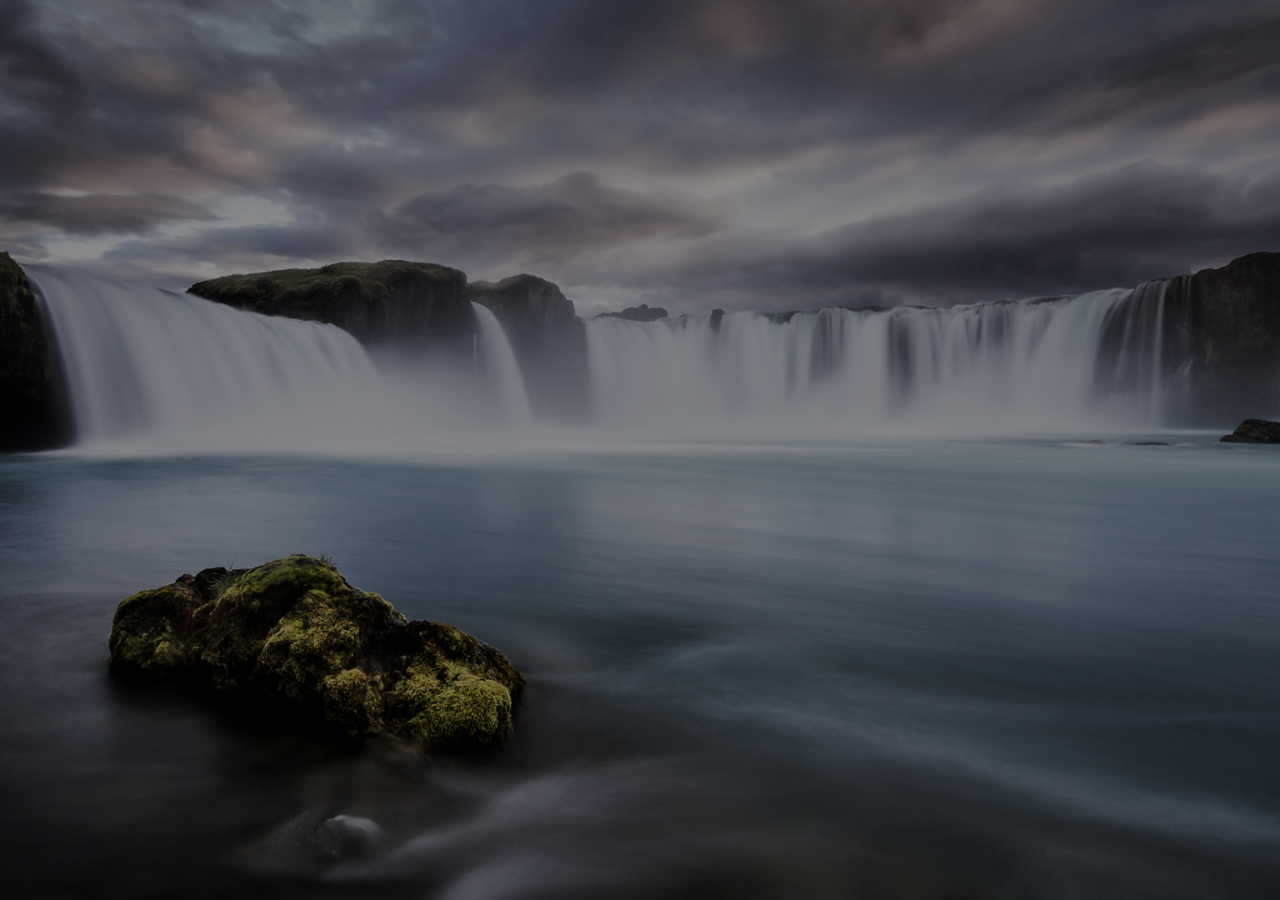
<file: index.html>
<!DOCTYPE html>
<html lang="en">

<head>
    <meta charset="UTF-8">
    <meta name="viewport" content="width=device-width, initial-scale=1.0">
    <meta name="robots" content="index, follow">
    <meta name="Lokesh Kumar Das" content="Lokesh Kumar Das">
    <meta name="google-site-verification" content="SP3R6RHA5UFH805CKyXvFyFhrOCBEYUvT1JGxssNHMo" />

    <title>Lokesh Kumar Das</title>
    <link rel="stylesheet" href="myWebsite.css">
    <link href="https://fonts.googleapis.com/css2?family=Roboto+Condensed:ital,wght@0,100..900;1,100..900&display=swap"
        rel="stylesheet">
    <link href="https://fonts.googleapis.com/css2?family=Dancing+Script:wght@400..700&family=Roboto+Condensed:ital,wght@0,100..900;1,100..900&display=swap" rel="stylesheet">
    <link href="https://fonts.googleapis.com/css2?family=Pacifico&display=swap" rel="stylesheet">
    <link href="https://fonts.googleapis.com/css2?family=Agbalumo&family=Pacifico&display=swap" rel="stylesheet">
</head>

<body>

    <div class="title-bar" id="titleBar">
        <h1>Lokesh Kumar Das</h1>
        <nav>
            <ul id="navList">
                <li><a href="index.html" class="links">Home</a></li>
                <li><a href="aboutMe.html" class="links">About Me</a></li>
                <li><a href="resume.pdf" class="links">Resume</a></li>
                <li><a href="portfolio.html" class="links">Portfolio</a></li>
                <li><a href="contact.html" class="links">Contact</a></li>
            </ul>
        </nav>
    </div>

    <div class="moving-photograph" id="movingPhotograph">
        <div class="photoFrame"></div> <!-- The photograph container -->
    </div>

    <div class="intro" id="hello">
        <p>
            Hello!!! I'm . . .
        </p>
    </div>

    <div class="intro">
        <p>
            Lokesh Kumar Das
        </p>
    </div>

    <div class="intro links contact-link" id="end" onclick="openContactForm()">
        <p>
            Let's connect ...
        </p>
    </div>

    <!-- Contact Form Popup -->
    <div id="contactForm" class="contact-form">
        <div class="contact-content">
            <span class="close" onclick="closeContactForm()">&times;</span>
            <div>
                <h2>Contact Me</h2>
            </div>
            <form id="contactFormInner" action="https://api.web3forms.com/submit" method="POST">

                <input type="hidden" name="access_key" value="e2497b4b-c242-4806-a10b-f32fe2f27b81">

            <!-- <form id="contactFormInner"> -->
                <label for="email">Your Email:</label>
                <input type="email" id="email" name="email" required>
                <label for="message">Message:</label>
                <textarea id="message" name="message" placeholder="Glad! Just waiting for your message"></textarea>
                <button type="submit" id="submit-btn" class="close">Send</button>
            </form>
        </div>
    </div>

    <script src="myWebsite.js"></script> <!-- Include JavaScript file -->

</body>

</html>
</file>
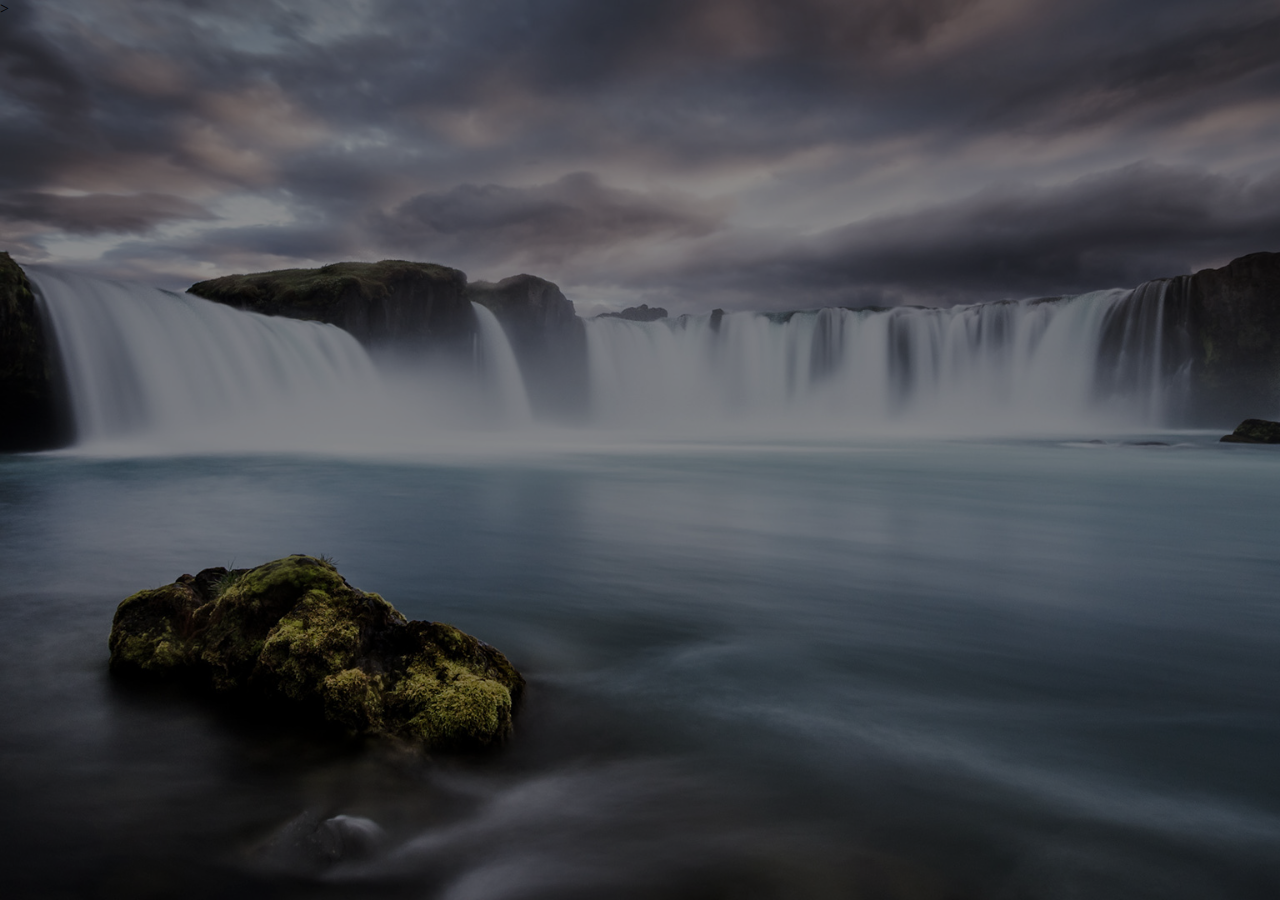
<file: portfolio.html>
<!DOCTYPE html>
<html lang="en">

<head>
    <meta charset="UTF-8">
    <meta name="viewport" content="width=device-width, initial-scale=1.0">
    <title>Lokesh Kumar Das</title>
    <link rel="stylesheet" href="myWebsite.css">
    <link href="https://fonts.googleapis.com/css2?family=Roboto+Condensed:ital,wght@0,100..900;1,100..900&display=swap"
        rel="stylesheet">
    <link
        href="https://fonts.googleapis.com/css2?family=Dancing+Script:wght@400..700&family=Roboto+Condensed:ital,wght@0,100..900;1,100..900&display=swap"
        rel="stylesheet">
    <link href="https://fonts.googleapis.com/css2?family=Pacifico&display=swap" rel="stylesheet">
    <link href="https://fonts.googleapis.com/css2?family=Agbalumo&family=Pacifico&display=swap" rel="stylesheet">

    <style>
        details summary::-webkit-details-marker,
        details summary::marker {
            display: none;
        }
    </style>

</head>

<body style="background-image: url('background.jpg'); background-size: cover; background-repeat: no-repeat-y;"></body>>

    <div class="title-bar" id="titleBar">
        <nav>
            <ul id="navList">
                <li><a href="index.html" class="links">Home</a></li>
                <li><a href="aboutMe.html" class="links">About Me</a></li>
                <li><a href="resume.pdf" class="links">Resume</a></li>
                <li><a href="portfolio.html" class="links">Portfolio</a></li>
                <li><a href="contact.html" class="links">Contact</a></li>
            </ul>
        </nav>
    </div>


<div class="c">
    
    <div class="portfolio">
        <details class="card1 c1" tabindex="0">
            <summary>TA in FDP Course</summary>
            <p>Fundamental of Design Practicum, is one of the flagship Course at IIT Mandi, offering immerses students in fundamental Robotics and Manufacturing concepts. Through the course I gained valuable insights into robotics explored diverse manufacturing methods, honed skills in PCB design and CAD modeling, and use Arduino in practical projects.</p>
        </details>

        <details class="card1 c2" tabindex="0">
            <summary>Internship at IIT Mandi iHub</summary>
            <p>Under the mentorship of Dr. Jyotiranjan Beuria, I replicated the findings of the somatosensory oddball task study, I investigated different brain signals during meditation, with a specific emphasis on monitoring the occurrence of the P300 event. This experience enhanced my proficiency in signal analysis and Python programming for signal processing applications.</p>
        </details>

        <details class="card1 c3" tabindex="0">
            <summary>Tutor in Prayas-2.0</summary>
            <p>Prayas focuses on imparting fundamental robotics concepts to students, providing me with valuable
             tutoring experience in Arduino and various sensors. Serving as a social service initiative, it
             facilitated interaction with peers. Leveraging my existing knowledge, I had the opportunity to
             demonstrate my skills and apply my expertise effectively.</p>
        </details>

        <details class="card1 c4" tabindex="0">
            <summary>Frontend Developer in Anusandhan</summary>
            <p> Participating in Anusandhan, I contributed to the web development team at IIT Mandi, gaining valuable
             experience in web development and fostering a spirit of collaboration. Additionally, I had the
             opportunity to showcase my web-design work, further enhancing my skills and expertise in this field.</p>
        </details>

        <details class="card1 c5" tabindex="0">
            <summary>Implemented RISC-V type Architecture</summary>
            <p>As an
             electrical engineering student, this project deepened my understanding of its functionality and enhanced
             my Verilog HDL proficiency. Utilizing Verilog HDL, I delved into implementing and comprehending the RISC-V Architecture. Exploring digital domain concepts, it further fueled my interest in digital
             electronics.</p>
        </details>

        <details class="card1 c6" tabindex="0">
            <summary>Other Projects and Skills . . .</summary>
            <p>With a current CGPA of 8.08, I am very much dedicated to my studies. 
            <br> 
            I designed a clock
             incorporating stopwatch, alarm, and timer features using Arduino as a basic project, reflecting my passion for core
             subjects and robotics. 
             <br>
             Additionally, I developed a Movie Recommendation System and Voice Detection
             System, practicing my skills in machine learning.</p>
        </details>
    </div>
    
</div>



    <script src="myWebsite.js"></script> <!-- Include JavaScript file -->





</body>

</html>
</file>
<file: myWebsite.css>
body {
    margin: 0;
    padding: 0;
    /* Set background image */
    background-image: url("background.jpg");
    /* Specify how the background image should be sized and positioned */
    background-size: cover; /* Cover the entire background */
    background-position: center; /* Center the background image */
    background-repeat: no-repeat; /* Do not repeat the background image */
    width: 100vw; /* Set the width of the background to cover the entire viewport width */
    height: 100vh; /* Set the height of the background to cover the entire viewport height */
    overflow: hidden;
}


/* Create an overlay pseudo-element */
body::after {
    content: '';
    position: absolute;
    top: 0;
    left: 0;
    width: 100%;
    height: 100%;
    /* Set background color with opacity */
    background-color: rgba(0, 0, 0, 0.45); /* Adjust the last value (0.5) for opacity (range: 0 to 1) */
    /* Ensure the overlay appears behind other content */
    z-index: -1;
}

/* Style for the title bar */
.title-bar {
    background: linear-gradient(to right, rgba(255, 255, 255, 1), rgba(255, 255, 255, 0)); /* Gradient from transparent to opaque white */
    color: #000000; /* Text color */
    padding: 10px 20px; /* Padding around the text */
    position: fixed; /* Fix the title bar at the top */
    width: 100%; /* Occupy full width of the viewport */
    top: -100px; /* Align above the viewport initially */
    z-index: 1000; /* Ensure the title bar is on top of other content */
    animation: titleAnimation 1s forwards; /* Apply animation to title bar */
}

/* Style for the website title */
.title-bar h1 {
    margin: 0; /* Remove margin */
    font-size: 3.3vw; /* Adjust font size */
    display: inline; /* Ensure title stays on the same line as navigation */
    opacity: 0; /*Initially hide the title */
    font-weight: 700;
    font-family: "Dancing Script"
}

/* Style for the navigation links */
.title-bar nav ul {
    list-style-type: none; /* Remove bullet points */
    margin: 0; /* Remove default margin */
    padding: 0; /* Remove default padding */
    display: inline-flex; /* Use flexbox for navigation items */
}

.title-bar nav ul li {
    opacity: 0; /* Initially hide the list items */
    animation: navAnimation 1.5s forwards; /* Apply animation to navigation items */
    display: flex;
    padding: 0px 3vw;
}

.links {
    color: #000000; /* Text color for links */
    text-decoration: none; /* Remove underline */
    font-size: 2.1vw; /* Adjust font size */
    font-weight: 750; /* Adjust font boldness */
    font-family: "Roboto Condensed"
}

.links:hover {
    color: red; /* New color on hover */
    cursor: pointer; /* change cursor while hovering */
}

/* Animation for title bar */
@keyframes titleAnimation {
    from {
        top: -100px; /* Start above the viewport */
    }
    to {
        top: 0; /* Move down to normal position */
    }
}

/* Animation for navigation */
@keyframes navAnimation {
    from {
        opacity: 0;
        transform: translateX(-20px); /* Move from left */
    }
    to {
        opacity: 1;
        transform: translateX(0px); /* Move to normal position */
    }
}

nav {
    display: inline;
    padding-left: 4vw;
}

.moving-photograph {
    position: relative; /* Fix the photograph position */
    top: 100px; /* Initial fixed height from the top */
    left: 50%; /* Center horizontally */
    transform: translateX(-50%); /* Center horizontally */
    width: 187px; /* Set width of the photograph */
    height: 200px; /* Set height of the photograph */
    background-image: url('myPhoto.png'); /* Set background image */
    background-size: cover; /* Cover the container with the background image */
    background-repeat: no-repeat; /* Prevent repetition of background image */
    animation: moveUp 4s forwards; /* Apply animation to move up in 2 seconds */
    opacity: 0; /* Initially hide the photograph */
    border: 3px solid black;
    border-radius: 100%;
}

.imageBorder{
    padding: 10px;
    border-color: 20px solid white;
}
@keyframes moveUp {
    from {
        top: 50vh; /* Start position */
        opacity: 0; /* Start opacity */
    }
    to {
        top: 20vh; /* End position */
        opacity: 0.9; /* End opacity */
    }
}

.photoFrame{
    position: relative;
    border: 5px solid black;
    width: 207px; /* Set width of the photograph */
    height: 220px; /* Set height of the photograph */
    border-radius: 100%;
    z-index: 1;
    top: -14.05px;
    left: -7.7%;
}


.intro {
    /* font-size: larger; */
    position: fixed;
    top: 52.5vh;
    font-size: 5.8vw;
    color: white;
    width: 50%;
    /* display: flex; */
    flex-direction: row;
    margin-left: 25vw;
    font-family: "Agbalumo", system-ui;
    font-weight: 350;
    font-style: normal;
    visibility: hidden; /* Initially hidden */
    animation: fadeIn 1s forwards; /* Animation to fade in */
}

#hello {
    font-size: 2.7vw;
    margin-left: 20vw;
    font-style: italic;
}

#end {
    font-size: 2vw;
    margin-left: 70%;
    margin-top: 14.5vw;
    font-family: "Roboto Condensed";
    font-weight: 750; /* Adjust font boldness */
}

/* Styles for the contact form popup */
.contact-form {
    display: none;
    position: fixed;
    z-index: 1000;
    left: 0;
    top: 0;
    width: 100%;
    height: 100%;
    background-color: rgba(0, 0, 0, 0.5);
    overflow: auto;
    font-weight: 700;
    font-family: "Dancing Script"
}

.contact-content {
    background-color: #fefefe;
    margin: 20% auto;
    padding: 20px;
    border-radius: 5px;
    width: 50%;
}

.close {
    color: #aaa;
    float: right;
    font-size: 28px;
    font-weight: bold;
    cursor: pointer;
}

.close:hover,
.close:focus {
    color: rgb(238, 12, 12);
    text-decoration: none;
    cursor: pointer;
}

form {
    display: grid;
    margin-top: 0em;
    font-family: Arial
}

button {
    margin-top: 0.5em;
    padding-block: 1px;
    border-width: 2px;
    border-style: outset;
    background: black;
    color : white;
    border-radius: 9px;
}

.aboutMeBox {
    color: white;
    background: #000000a3;
    display: grid;
    margin-left: 3%;
    margin-right: 3%;
    margin-top: 4.5rem;
    padding: 21px 15px;
    font-family: "Dancing Script";
    position: absolute;
    visibility: hidden;
    animation: fadeIn 1s forwards;
}

.card {
    font-size: 2.7vw;
    margin-left: 3vw;
    margin-top: 2.7vw;
    border-radius: 54px;
    font-weight: 700;
    width: 40%;
}


.card2 {
    font-size: 1.5vw;
    margin-left: 37vw;
    /* margin-right: 29px; */
    margin-top: -8.5vw;
    border-radius: 54px;
    font-weight: 400;
    width: 65%;
    /* height: 50%; */
    padding-bottom: 2vw;
}


@media only screen and (max-width: 768px) {
    /* CSS rules for screens up to 768px wide (typically tablets) */
  }

@keyframes fadeIn {
    from {
      opacity: 0;
    }
    to {
      opacity: 1;
      visibility: visible; /* Make the div visible when opacity is fully faded in */
    }
}

.aboutMeHeading {
    margin-bottom: 5px;
    margin-left: 9px;
    font-size: 1.5vw;
    font-family: "Agbalumo";
    font-style: italic;
}

#aboutMeDesc {
    padding: 10px;
    width: 67%;
    margin-top: -0.5vw;
}


.container {
    position: fixed;
    margin-left: 18%;
    margin-top: 18vh;
    width: 60%;
    background: #000000a3;
}

.contactHeading {
    display: flex;
    margin-top: 15px;
    justify-content: center;
    color: #ffffff;
}

.horizontal-line {
    border-top: 1px solid rgb(255, 255, 255);
    width: 50%; /* Adjust the width as needed */
    margin: 20px auto; /* Adjust the margin as needed */
}
  
.contact-info {
    margin-top: 2.5vw;
    display: inline;
    color: #ffffff;
}

.contact-item-1 {
    display: flex;
    justify-content: center;
    align-items: center;
    padding-top: 4vh;
    font-size: 2vw;
}

.imgEmail {
    width: 8vw;
    height: 4vw;
    margin: -1vw 4.5vw;
    /* margin-right: 4.5vw; */
}

.phone {
    margin: 2vh 0vw;
    margin-left: -6vw;
    margin-bottom: 7vh;
}

.contact-item {
    display: flex;
    justify-content: center;
    align-items: center;
}
.imgphone {
    width: 4.3vw;
    height: 4.3vw;
    margin: -0.5vw 5.2vw;
    border-radius: 15px;
    margin-right: 13vw;
}

.imgin {
    width: 4vw;
    height: 4.2vw;
    margin: 2vw 2vw;
}

.imggit {
    width: 5vw;
    height: 5vw;
    margin: 0px 10px;
    margin-right: 3vw;
}

.imginsta {
    width: 4vw;
    height: 4vw;
    /* margin: 2.7vw 36.3vw; */
    /* margin-left: 42vw; */
}


.portfolio {
    margin-top: 11vh;
    display: block;
    color: white;
    align-items: baseline;
    justify-content: center;
}

details {
    display: inline-block;
    margin-top: 2.5vh;
}

.card1 {
    color: white;
    background: rgba(0, 0, 0, 0.64);
    font-size: 2.05vw;
    display: inline-block;
    padding: 15px 2vw;
    margin-left: 45%;
    /* margin-right: 40px; */
    width: 33%;
    border-radius: 54px;
    font-weight: 800;
    font-family: "Dancing Script";
    position: relative;
    visibility: hidden;
    animation: 1s ease 0s 1 normal forwards running fadeIn;
    outline: none;
}

.card1:focus{
    outline: none;
}

.card1[open] {
    outline: none;
}

.c1[open] > summary + * {
    display: block; /* Display the content when details is open */
}

.c1[open] > summary + *:not(summary) {
    position: absolute;
    left: -100%;
    color: black;
    top: 0vw;
    width: 70%;
    background-color: #ffffff;
    padding: 10px;
    border: 7px solid rgb(0, 0, 0);
}

.c2[open] > summary + * {
    display: block; /* Display the content when details is open */
}

.c2[open] > summary + *:not(summary) {
    position: absolute;
    left: -100%;
    color: black;
    top: -6vw;
    width: 70%;
    background-color: #ffffff;
    padding: 10px;
    border: 7px solid black;
}

.c3[open] > summary + * {
    display: block; /* Display the content when details is open */
}
  
.c3[open] > summary + *:not(summary) {
    position: absolute;
    left: -100%;
    color: black;
    top: -9vw;
    width: 70%;
    background-color: #ffffff;
    padding: 10px;
    border: 7px solid black;
}

.c4[open] > summary + * {
    display: block; /* Display the content when details is open */
}

.c4[open] > summary + *:not(summary) {
    position: absolute;
    left: -100%;
    color: black;
    top: -13vw;
    width: 70%;
    background-color: #ffffff;
    padding: 10px;
    border: 7px solid black;
}

.c5[open] > summary + * {
    display: block; /* Display the content when details is open */
}

.c5[open] > summary + *:not(summary) {
    position: absolute;
    left: -100%;
    color: black;
    top: -17vw;
    width: 70%;
    background-color: #ffffff;
    padding: 10px;
    border: 7px solid black;
}

.c6[open] > summary + * {
    display: block; /* Display the content when details is open */
}

.c6[open] > summary + *:not(summary) {
    position: absolute;
    left: -100%;
    color: black;
    top: -21vw;
    width: 70%;
    background-color: #ffffff;
    padding: 10px;
    border: 7px solid black;
    font-size: 1.8vw;
}


.card1:focus-within summary + * {
    display: block; /* Display content of focused details */
  }

  .card1:not(:focus-within) summary + * {
    display: none; /* Hide content of other details */
  }
</file>
